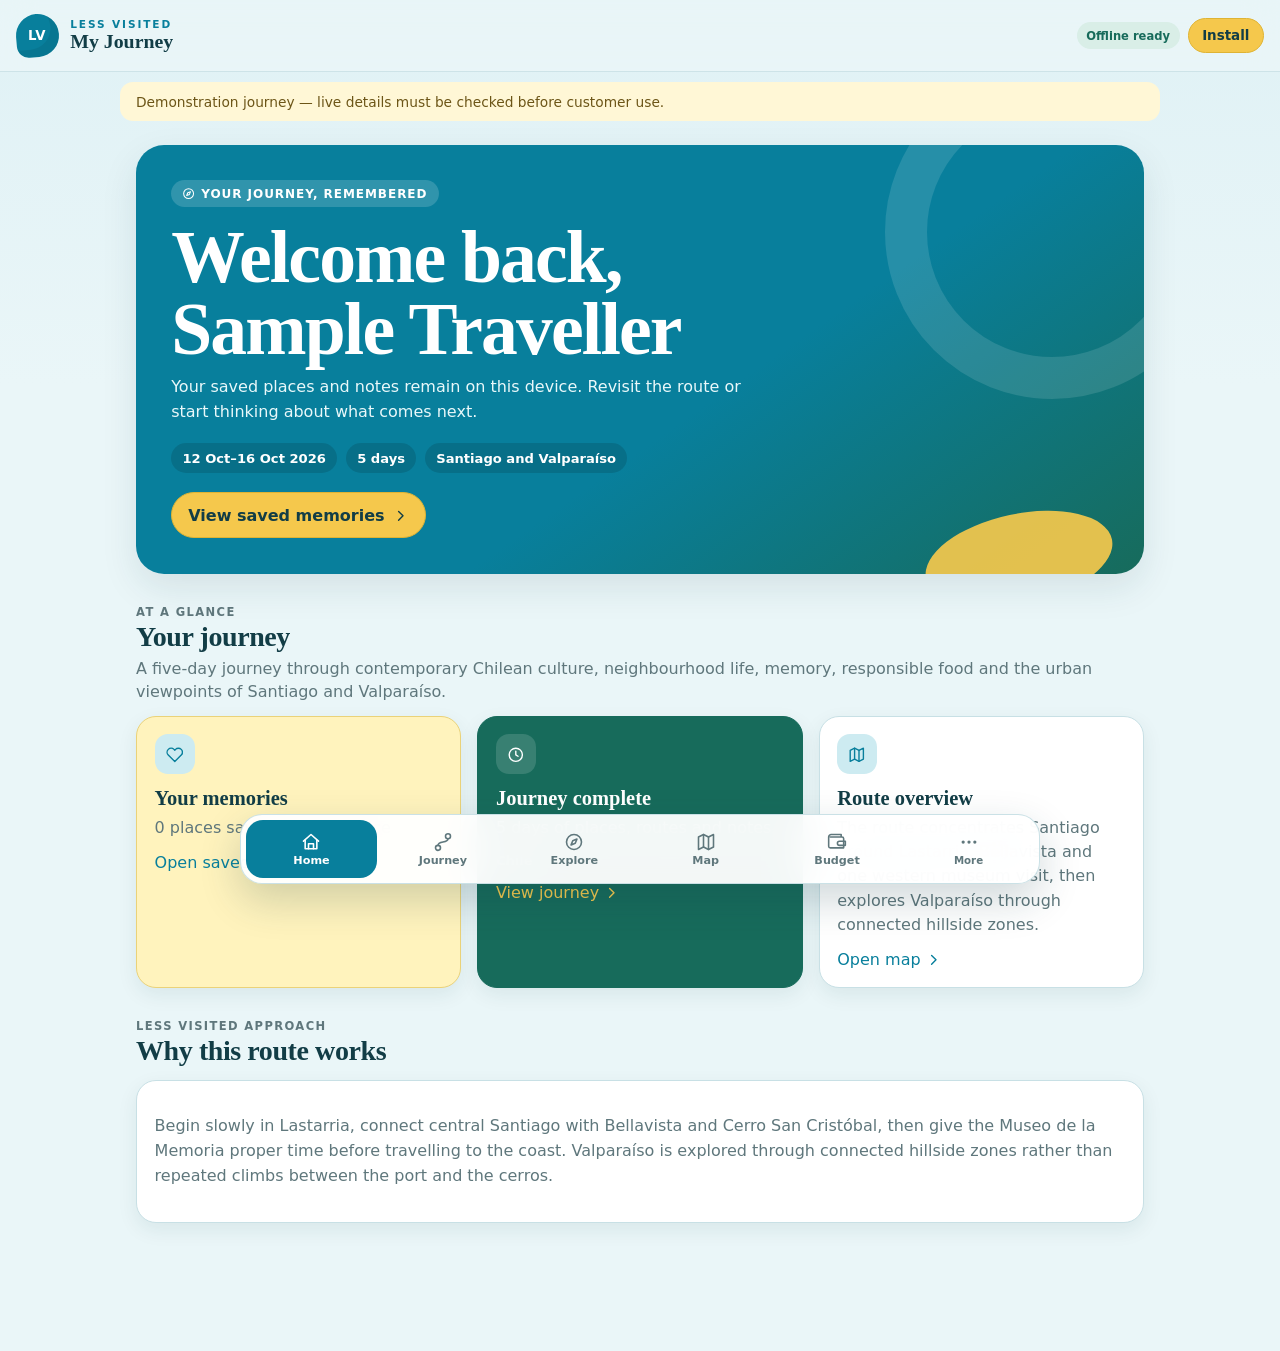
<file: index.html>
<!doctype html>
<html lang="en">
<head>
  <meta charset="utf-8" />
  <meta name="viewport" content="width=device-width, initial-scale=1, viewport-fit=cover" />
  <meta name="theme-color" content="#087f9c" />
  <meta name="description" content="Your private, offline-friendly Less Visited journey companion." />
  <link rel="manifest" href="./manifest.webmanifest" />
  <link rel="icon" href="./icons/icon-192.png" sizes="192x192" />
  <link rel="apple-touch-icon" href="./icons/icon-192.png" />
  <link rel="stylesheet" href="./styles.css?v=build" />
  <link rel="stylesheet" href="./product-v5.css?v=build" />
  <title>My Journey — Less Visited</title>
</head>
<body>
  <a class="skip-link" href="#main">Skip to content</a>

  <svg class="icon-sprite" aria-hidden="true">
    <symbol id="icon-home" viewBox="0 0 24 24"><path d="m3 11 9-8 9 8"/><path d="M5 10v10h14V10"/><path d="M9 20v-6h6v6"/></symbol>
    <symbol id="icon-route" viewBox="0 0 24 24"><circle cx="6" cy="19" r="3"/><circle cx="18" cy="5" r="3"/><path d="M6 16c0-6 12-2 12-8"/></symbol>
    <symbol id="icon-compass" viewBox="0 0 24 24"><circle cx="12" cy="12" r="9"/><path d="m15.5 8.5-2 5-5 2 2-5z"/></symbol>
    <symbol id="icon-map" viewBox="0 0 24 24"><path d="m3 6 6-3 6 3 6-3v15l-6 3-6-3-6 3z"/><path d="M9 3v15M15 6v15"/></symbol>
    <symbol id="icon-heart" viewBox="0 0 24 24"><path d="M20.8 4.6a5.5 5.5 0 0 0-7.8 0L12 5.7l-1.1-1.1a5.5 5.5 0 0 0-7.8 7.8L12 21l8.8-8.6a5.5 5.5 0 0 0 0-7.8z"/></symbol>
    <symbol id="icon-bag" viewBox="0 0 24 24"><path d="M6 8h12l1 13H5z"/><path d="M9 8V5a3 3 0 0 1 6 0v3"/></symbol>
    <symbol id="icon-clock" viewBox="0 0 24 24"><circle cx="12" cy="12" r="9"/><path d="M12 7v5l3 2"/></symbol>
    <symbol id="icon-pin" viewBox="0 0 24 24"><path d="M20 10c0 5-8 11-8 11S4 15 4 10a8 8 0 1 1 16 0z"/><circle cx="12" cy="10" r="2"/></symbol>
    <symbol id="icon-check" viewBox="0 0 24 24"><path d="m5 12 4 4L19 6"/></symbol>
    <symbol id="icon-external" viewBox="0 0 24 24"><path d="M14 4h6v6M20 4l-9 9"/><path d="M18 13v7H4V6h7"/></symbol>
    <symbol id="icon-chevron" viewBox="0 0 24 24"><path d="m9 18 6-6-6-6"/></symbol>
    <symbol id="icon-download" viewBox="0 0 24 24"><path d="M12 3v12m-5-5 5 5 5-5M5 21h14"/></symbol>
    <symbol id="icon-wallet" viewBox="0 0 24 24"><path d="M4 6h14a2 2 0 0 1 2 2v11H4a2 2 0 0 1-2-2V6a3 3 0 0 1 3-3h12v3"/><path d="M15 11h7v5h-7a2 2 0 0 1 0-5z"/></symbol>
    <symbol id="icon-more" viewBox="0 0 24 24"><circle cx="5" cy="12" r="1"/><circle cx="12" cy="12" r="1"/><circle cx="19" cy="12" r="1"/></symbol>
  </svg>

  <header class="app-header">
    <a class="brand-lockup" href="#home" aria-label="Less Visited My Journey home">
      <div class="brand-mark" aria-hidden="true"><span>LV</span></div>
      <div><p class="eyebrow">LESS VISITED</p><p class="product-name">My Journey</p></div>
    </a>
    <div class="header-actions">
      <span id="offline-pill" class="status-pill" hidden>Offline ready</span>
      <button id="install-button" class="button button--small button--yellow" type="button" hidden>Install</button>
    </div>
  </header>

  <div id="network-status" class="network-status" role="status" aria-live="polite"></div>
  <div id="demo-warning" class="demo-warning" hidden></div>

  <main id="main" class="app-main" tabindex="-1">
    <section id="view-home" class="view is-active" data-view="home" aria-labelledby="home-heading"></section>
    <section id="view-journey" class="view" data-view="journey" aria-labelledby="journey-heading"></section>
    <section id="view-explore" class="view" data-view="explore" aria-labelledby="explore-heading"></section>
    <section id="view-map" class="view" data-view="map" aria-labelledby="map-heading"></section>
    <section id="view-saved" class="view" data-view="saved" aria-labelledby="saved-heading"></section>
    <section id="view-budget" class="view" data-view="budget" aria-labelledby="budget-heading"></section>
    <section id="view-trip" class="view" data-view="trip" aria-labelledby="trip-heading"></section>
  </main>

  <nav class="bottom-nav" aria-label="Journey navigation">
    <button class="nav-item is-active" type="button" data-target="home" aria-current="page"><svg><use href="#icon-home"/></svg><span>Home</span></button>
    <button class="nav-item" type="button" data-target="journey"><svg><use href="#icon-route"/></svg><span>Journey</span></button>
    <button class="nav-item" type="button" data-target="explore"><svg><use href="#icon-compass"/></svg><span>Explore</span></button>
    <button class="nav-item" type="button" data-target="map"><svg><use href="#icon-map"/></svg><span>Map</span></button>
    <button class="nav-item nav-item--secondary" type="button" data-target="saved"><svg><use href="#icon-heart"/></svg><span>Saved</span></button>
    <button class="nav-item" type="button" data-target="budget"><svg><use href="#icon-wallet"/></svg><span>Budget</span></button>
    <button class="nav-item nav-item--secondary" type="button" data-target="trip"><svg><use href="#icon-bag"/></svg><span>Trip</span></button>
    <button class="nav-more" type="button"><svg><use href="#icon-more"/></svg><span>More</span></button>
  </nav>

  <template id="place-template">
    <article class="place-card">
      <div class="place-card__visual"><span class="place-card__initials"></span><span class="place-card__status"></span></div>
      <div class="place-card__content">
        <div class="place-card__topline"><span class="category-chip"></span><span class="place-card__location"></span></div>
        <h3 class="place-card__title"></h3>
        <p class="place-card__description"></p>
        <p class="place-card__note"></p>
        <div class="place-card__actions">
          <button class="icon-button save-button" type="button"></button>
          <a class="icon-button map-button" target="_blank" rel="noopener noreferrer"><svg><use href="#icon-pin"/></svg> Map</a>
        </div>
      </div>
    </article>
  </template>

  <script src="./bootstrap.js?v=build"></script>
  <script src="./journey-data-patch.js?v=build"></script>
  <script src="./journey-v4-patch.js?v=build"></script>
  <script src="./app.js?v=build" type="module"></script>
  <script src="./product-v5.js?v=build" type="module"></script>
</body>
</html>
</file>
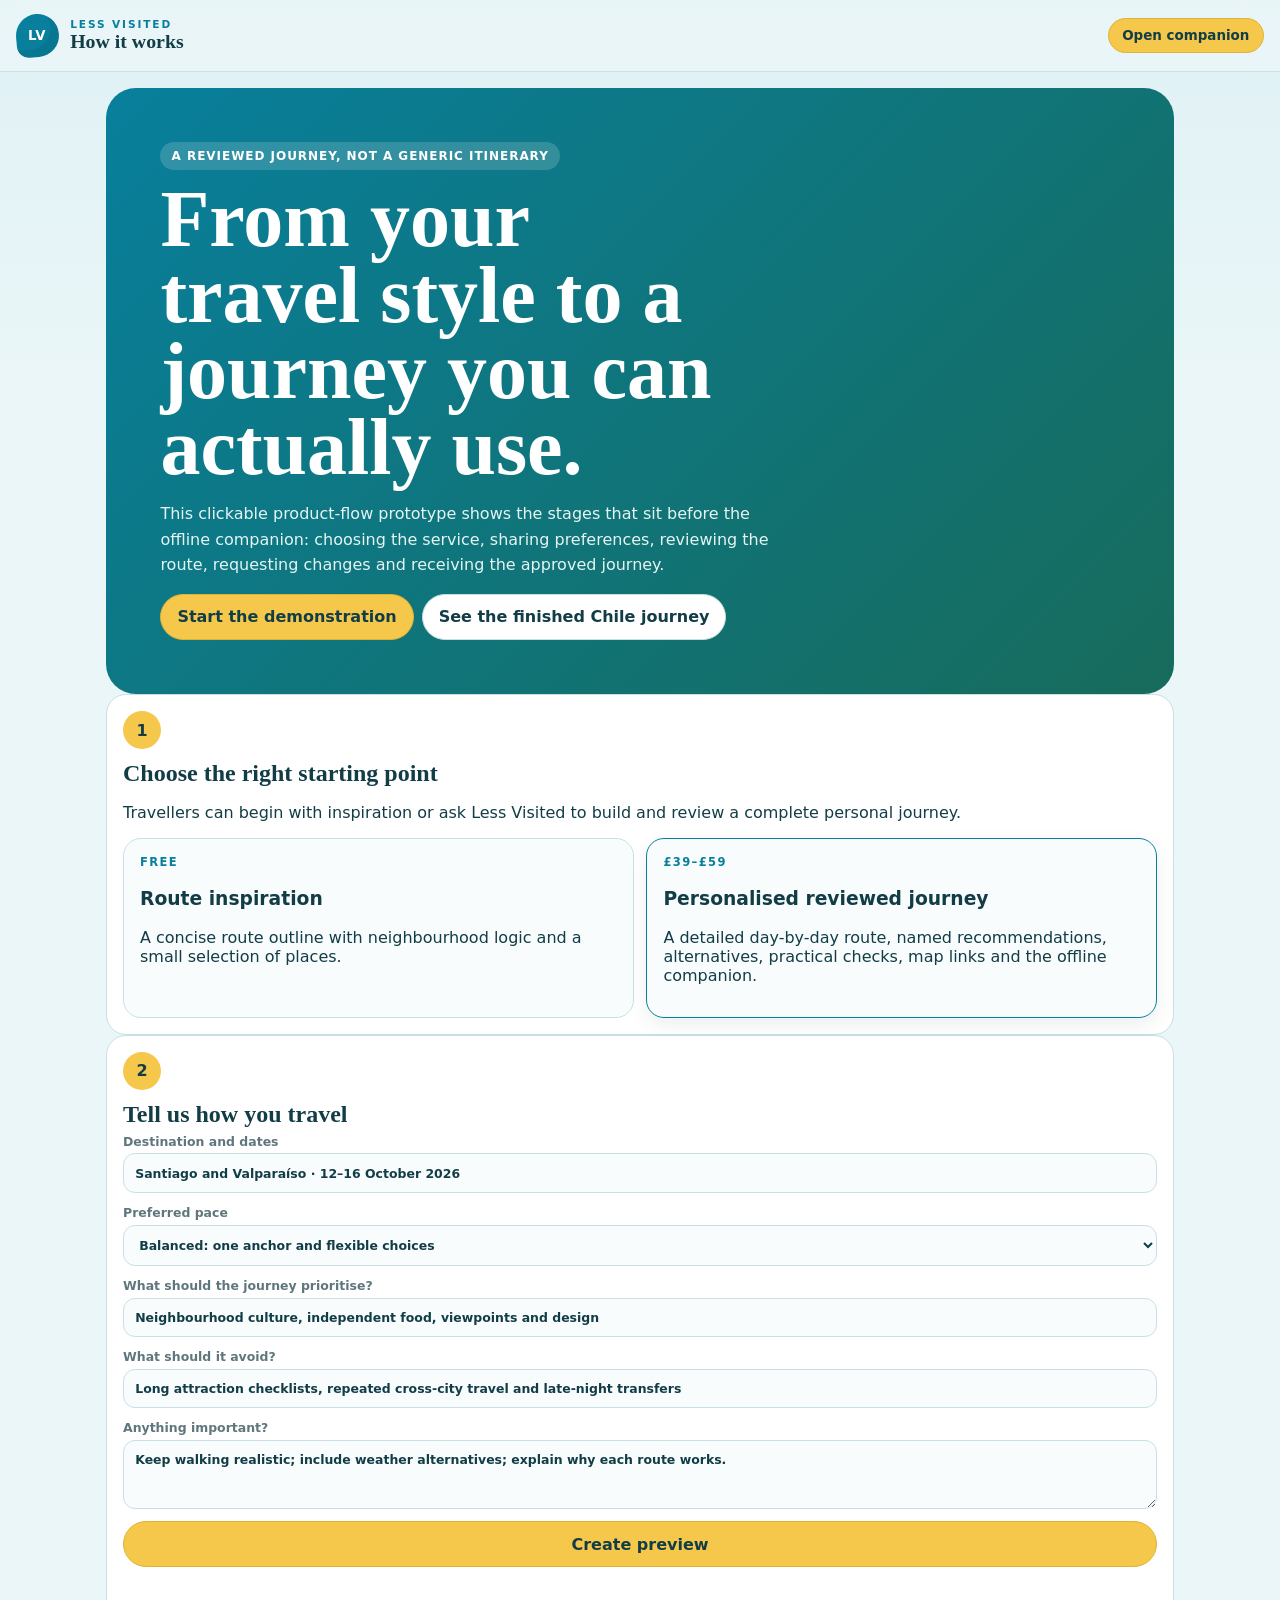
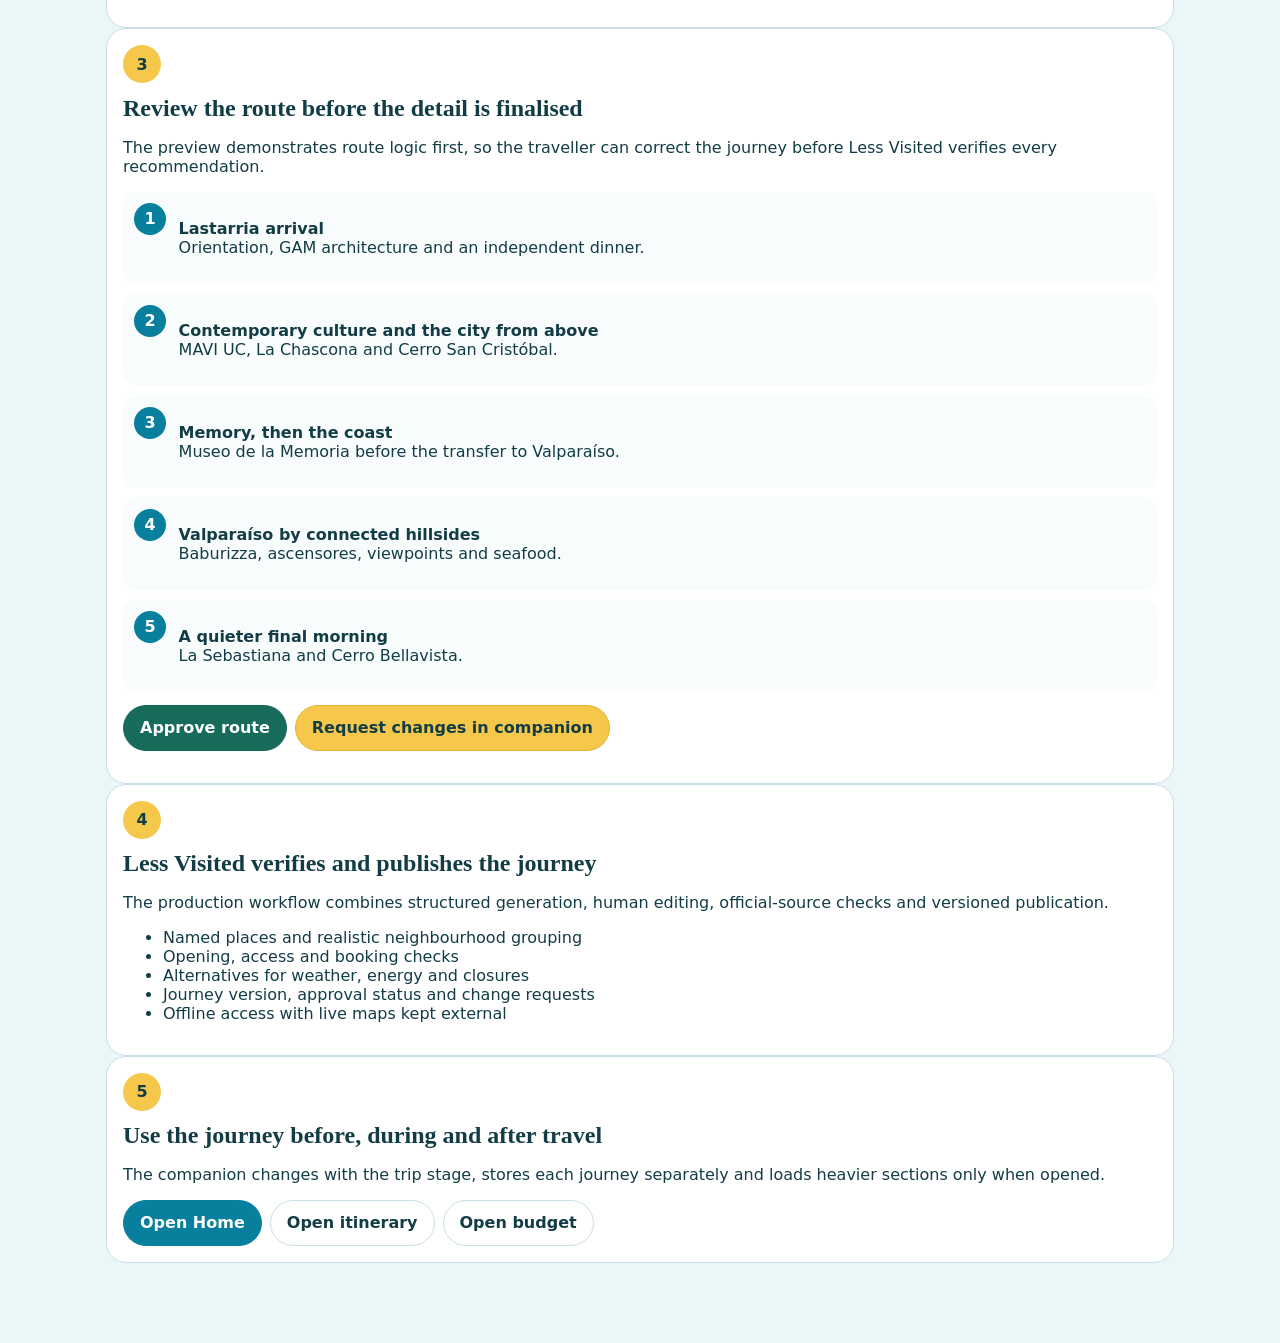
<file: flow.html>
<!doctype html>
<html lang="en">
<head>
  <meta charset="utf-8">
  <meta name="viewport" content="width=device-width, initial-scale=1">
  <meta name="theme-color" content="#087f9c">
  <meta name="description" content="Less Visited customer journey prototype: request, review, approve and use a personalised journey.">
  <link rel="stylesheet" href="./styles.css?v=build">
  <link rel="stylesheet" href="./product-v5.css?v=build">
  <title>How Less Visited Works</title>
</head>
<body>
  <header class="app-header">
    <a class="brand-lockup" href="./?trip=JRN-0001#home">
      <div class="brand-mark" aria-hidden="true"><span>LV</span></div>
      <div><p class="eyebrow">LESS VISITED</p><p class="product-name">How it works</p></div>
    </a>
    <a class="button button--small button--yellow" href="./?trip=JRN-0001#home">Open companion</a>
  </header>

  <main class="flow-page">
    <section class="flow-hero">
      <span class="stage-badge">A reviewed journey, not a generic itinerary</span>
      <h1>From your travel style to a journey you can actually use.</h1>
      <p>This clickable product-flow prototype shows the stages that sit before the offline companion: choosing the service, sharing preferences, reviewing the route, requesting changes and receiving the approved journey.</p>
      <div class="panel-actions"><a class="button button--yellow" href="#choose">Start the demonstration</a><a class="button" href="./?trip=JRN-0001#journey">See the finished Chile journey</a></div>
    </section>

    <section id="choose" class="flow-step"><span class="flow-step__number">1</span><h2>Choose the right starting point</h2><p>Travellers can begin with inspiration or ask Less Visited to build and review a complete personal journey.</p><div class="flow-choice-grid"><article class="flow-choice"><p class="section-label">Free</p><h3>Route inspiration</h3><p>A concise route outline with neighbourhood logic and a small selection of places.</p></article><article class="flow-choice flow-choice--featured"><p class="section-label">£39–£59</p><h3>Personalised reviewed journey</h3><p>A detailed day-by-day route, named recommendations, alternatives, practical checks, map links and the offline companion.</p></article></div></section>

    <section class="flow-step"><span class="flow-step__number">2</span><h2>Tell us how you travel</h2><form class="demo-intake" id="demo-intake"><label>Destination and dates<input value="Santiago and Valparaíso · 12–16 October 2026"></label><label>Preferred pace<select><option>Balanced: one anchor and flexible choices</option><option>Slow</option><option>Full</option></select></label><label>What should the journey prioritise?<input value="Neighbourhood culture, independent food, viewpoints and design"></label><label>What should it avoid?<input value="Long attraction checklists, repeated cross-city travel and late-night transfers"></label><label>Anything important?<textarea rows="3">Keep walking realistic; include weather alternatives; explain why each route works.</textarea></label><button class="button button--yellow" type="submit">Create preview</button><p id="intake-result" role="status"></p></form></section>

    <section class="flow-step" id="preview"><span class="flow-step__number">3</span><h2>Review the route before the detail is finalised</h2><p>The preview demonstrates route logic first, so the traveller can correct the journey before Less Visited verifies every recommendation.</p><div class="preview-route"><div><span>1</span><p><strong>Lastarria arrival</strong><br>Orientation, GAM architecture and an independent dinner.</p></div><div><span>2</span><p><strong>Contemporary culture and the city from above</strong><br>MAVI UC, La Chascona and Cerro San Cristóbal.</p></div><div><span>3</span><p><strong>Memory, then the coast</strong><br>Museo de la Memoria before the transfer to Valparaíso.</p></div><div><span>4</span><p><strong>Valparaíso by connected hillsides</strong><br>Baburizza, ascensores, viewpoints and seafood.</p></div><div><span>5</span><p><strong>A quieter final morning</strong><br>La Sebastiana and Cerro Bellavista.</p></div></div><div class="panel-actions"><button class="button button--green" type="button" id="demo-approve">Approve route</button><a class="button button--yellow" href="./?trip=JRN-0001#home">Request changes in companion</a></div><p id="approval-result" role="status"></p></section>

    <section class="flow-step"><span class="flow-step__number">4</span><h2>Less Visited verifies and publishes the journey</h2><p>The production workflow combines structured generation, human editing, official-source checks and versioned publication.</p><ul><li>Named places and realistic neighbourhood grouping</li><li>Opening, access and booking checks</li><li>Alternatives for weather, energy and closures</li><li>Journey version, approval status and change requests</li><li>Offline access with live maps kept external</li></ul></section>

    <section class="flow-step"><span class="flow-step__number">5</span><h2>Use the journey before, during and after travel</h2><p>The companion changes with the trip stage, stores each journey separately and loads heavier sections only when opened.</p><div class="panel-actions"><a class="button button--primary" href="./?trip=JRN-0001#home">Open Home</a><a class="button" href="./?trip=JRN-0001#journey">Open itinerary</a><a class="button" href="./?trip=JRN-0001#budget">Open budget</a></div></section>
  </main>

  <script>
    document.querySelector("#demo-intake").addEventListener("submit", (event) => { event.preventDefault(); document.querySelector("#intake-result").textContent = "Preview created for the prototype."; document.querySelector("#preview").scrollIntoView({ behavior: "smooth" }); });
    document.querySelector("#demo-approve").addEventListener("click", () => { localStorage.setItem("less-visited-approval:JRN-0001", JSON.stringify({ status: "approved", updatedAt: new Date().toISOString() })); document.querySelector("#approval-result").textContent = "Route approved on this device."; });
  </script>
</body>
</html>
</file>
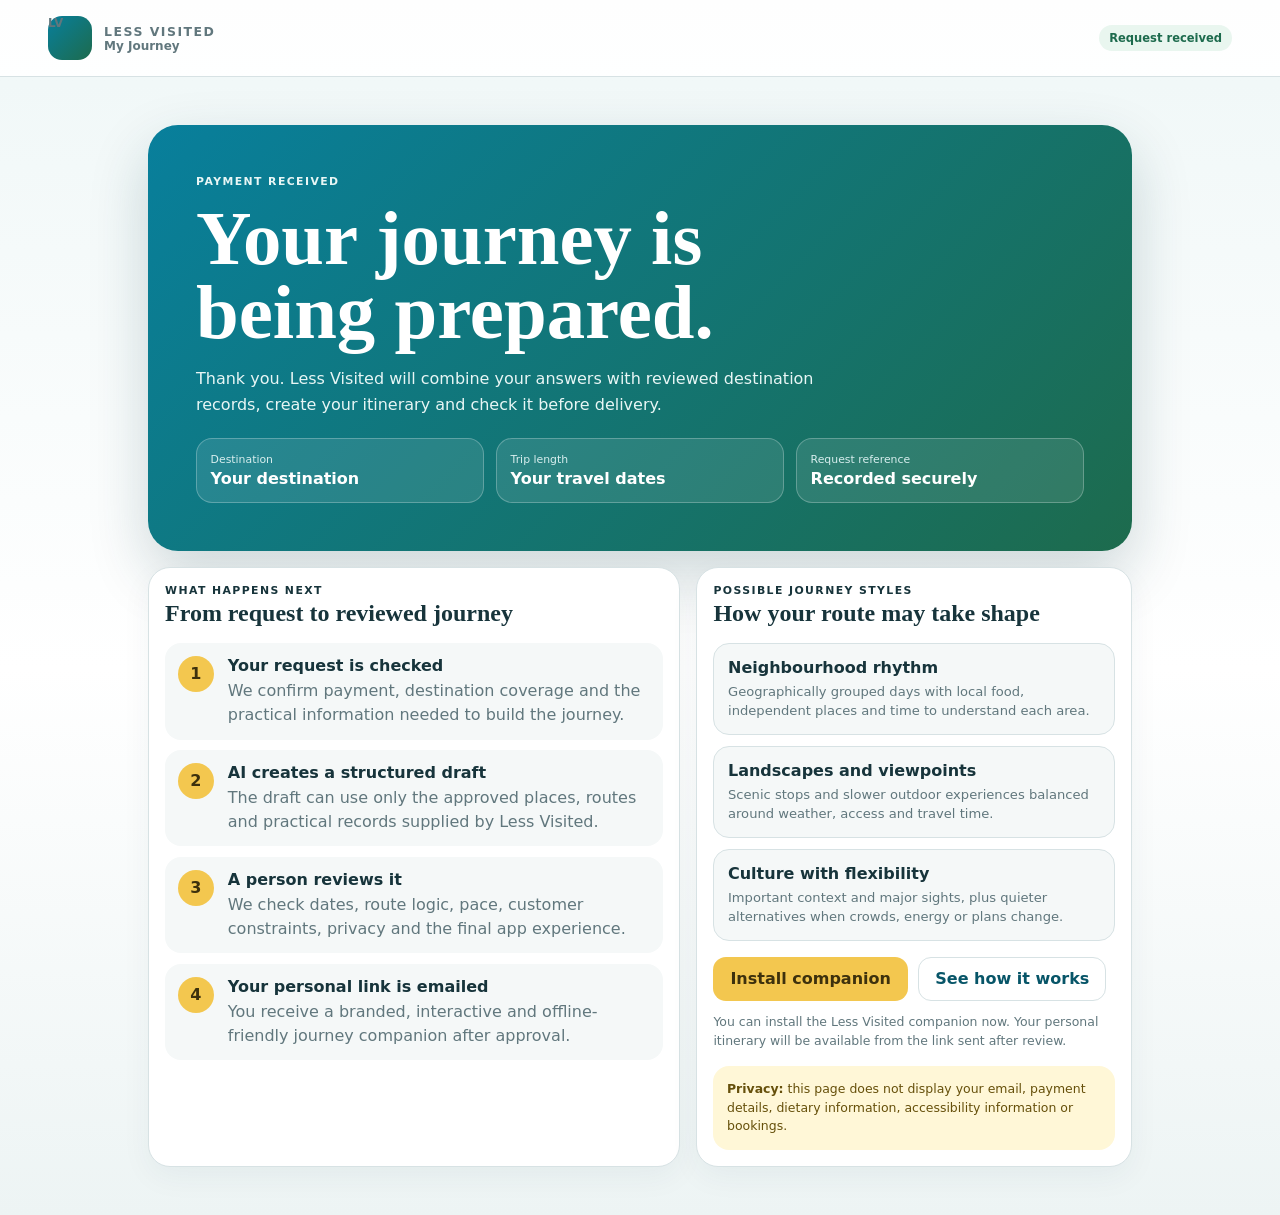
<file: starter.html>
<!doctype html>
<html lang="en">
<head>
  <meta charset="utf-8">
  <meta name="viewport" content="width=device-width, initial-scale=1">
  <meta name="theme-color" content="#087f9c">
  <meta name="robots" content="noindex,nofollow,noarchive">
  <title>Your journey is being prepared — Less Visited</title>
  <style>
    :root{--sea:#087f9c;--sea-dark:#075568;--sea-soft:#e7f5f8;--green:#1d6b4d;--green-soft:#e9f6ef;--yellow:#f3c74f;--yellow-soft:#fff7d7;--ink:#17343b;--muted:#61777d;--line:#d7e2e4;--surface:#f5f8f8;font-family:Inter,ui-sans-serif,system-ui,-apple-system,BlinkMacSystemFont,"Segoe UI",sans-serif;color:var(--ink);background:#edf4f4}*{box-sizing:border-box}body{margin:0;background:linear-gradient(180deg,#eff7f7,#fff 55%,#edf4f4)}a,button{font:inherit}.header{display:flex;align-items:center;justify-content:space-between;gap:1rem;padding:1rem clamp(1rem,5vw,3rem);background:rgba(255,255,255,.94);border-bottom:1px solid var(--line)}.brand{display:flex;align-items:center;gap:.75rem;text-decoration:none;color:var(--ink)}.mark{display:grid;place-items:center;width:44px;height:44px;border-radius:14px;background:linear-gradient(135deg,var(--sea),var(--green));color:#fff;font-weight:900}.brand strong,.brand span{display:block}.brand strong{font-size:.78rem;letter-spacing:.12em}.brand span{color:var(--muted);font-size:.75rem;font-weight:700}.status{padding:.38rem .62rem;border-radius:999px;background:var(--green-soft);color:var(--green);font-size:.72rem;font-weight:850}.main{width:min(1080px,100%);margin:0 auto;padding:clamp(1rem,5vw,3rem)}.hero{padding:clamp(1.3rem,5vw,3rem);border-radius:30px;background:linear-gradient(135deg,var(--sea),var(--green));color:#fff;box-shadow:0 24px 60px rgba(14,61,70,.2)}.eyebrow{margin:0;font-size:.68rem;font-weight:900;letter-spacing:.13em;text-transform:uppercase}.hero h1{max-width:14ch;margin:.7rem 0;font-family:Georgia,"Times New Roman",serif;font-size:clamp(2.4rem,7vw,4.8rem);line-height:.96}.hero p{max-width:65ch;color:#e8f6f5;line-height:1.65}.meta{display:grid;grid-template-columns:repeat(3,minmax(0,1fr));gap:.75rem;margin-top:1.25rem}.meta div{padding:.85rem;border:1px solid rgba(255,255,255,.25);border-radius:16px;background:rgba(255,255,255,.1)}.meta span,.meta strong{display:block}.meta span{font-size:.68rem;color:#d8eeee}.meta strong{margin-top:.2rem}.grid{display:grid;grid-template-columns:1.1fr .9fr;gap:1rem;margin-top:1rem}.panel{padding:1rem;border:1px solid var(--line);border-radius:22px;background:#fff;box-shadow:0 10px 30px rgba(14,61,70,.05)}.panel h2{margin:.2rem 0;font-family:Georgia,"Times New Roman",serif}.steps{display:grid;gap:.65rem;margin-top:1rem}.step{display:grid;grid-template-columns:38px 1fr;gap:.75rem;align-items:start;padding:.8rem;border-radius:16px;background:var(--surface)}.step b{display:grid;place-items:center;width:36px;height:36px;border-radius:50%;background:var(--yellow);color:#3d310d}.step p{margin:.25rem 0 0;color:var(--muted);line-height:1.5}.routes{display:grid;gap:.7rem;margin-top:1rem}.route{padding:.85rem;border:1px solid var(--line);border-radius:16px;background:var(--surface)}.route strong{display:block}.route p{margin:.35rem 0 0;color:var(--muted);font-size:.82rem;line-height:1.45}.actions{display:flex;flex-wrap:wrap;gap:.65rem;margin-top:1rem}.button{display:inline-flex;align-items:center;justify-content:center;min-height:44px;padding:.7rem 1rem;border:1px solid transparent;border-radius:13px;cursor:pointer;font-weight:850;text-decoration:none}.button--primary{background:var(--sea);color:#fff}.button--yellow{background:var(--yellow);color:#3d310d}.button--quiet{background:#fff;color:var(--sea-dark);border-color:var(--line)}.install-note{margin-top:.75rem;color:var(--muted);font-size:.78rem;line-height:1.5}.privacy{margin-top:1rem;padding:.85rem;border-radius:16px;background:var(--yellow-soft);color:#66500b;font-size:.78rem;line-height:1.5}@media(max-width:760px){.grid{grid-template-columns:1fr}.meta{grid-template-columns:1fr}.status{display:none}}
  </style>
</head>
<body>
  <header class="header">
    <a class="brand" href="./"><span class="mark">LV</span><span><strong>LESS VISITED</strong><span>My Journey</span></span></a>
    <span class="status">Request received</span>
  </header>
  <main class="main">
    <section class="hero">
      <p class="eyebrow">Payment received</p>
      <h1>Your journey is being prepared.</h1>
      <p>Thank you. Less Visited will combine your answers with reviewed destination records, create your itinerary and check it before delivery.</p>
      <div class="meta">
        <div><span>Destination</span><strong id="destination">Your destination</strong></div>
        <div><span>Trip length</span><strong id="trip-length">Your travel dates</strong></div>
        <div><span>Request reference</span><strong id="reference">Recorded securely</strong></div>
      </div>
    </section>

    <section class="grid">
      <div class="panel">
        <p class="eyebrow">What happens next</p>
        <h2>From request to reviewed journey</h2>
        <div class="steps">
          <div class="step"><b>1</b><div><strong>Your request is checked</strong><p>We confirm payment, destination coverage and the practical information needed to build the journey.</p></div></div>
          <div class="step"><b>2</b><div><strong>AI creates a structured draft</strong><p>The draft can use only the approved places, routes and practical records supplied by Less Visited.</p></div></div>
          <div class="step"><b>3</b><div><strong>A person reviews it</strong><p>We check dates, route logic, pace, customer constraints, privacy and the final app experience.</p></div></div>
          <div class="step"><b>4</b><div><strong>Your personal link is emailed</strong><p>You receive a branded, interactive and offline-friendly journey companion after approval.</p></div></div>
        </div>
      </div>

      <div class="panel">
        <p class="eyebrow">Possible journey styles</p>
        <h2>How your route may take shape</h2>
        <div class="routes" id="routes">
          <article class="route"><strong>Neighbourhood rhythm</strong><p>Geographically grouped days with local food, independent places and time to understand each area.</p></article>
          <article class="route"><strong>Landscapes and viewpoints</strong><p>Scenic stops and slower outdoor experiences balanced around weather, access and travel time.</p></article>
          <article class="route"><strong>Culture with flexibility</strong><p>Important context and major sights, plus quieter alternatives when crowds, energy or plans change.</p></article>
        </div>
        <div class="actions">
          <button id="install-button" class="button button--yellow" type="button">Install companion</button>
          <a class="button button--quiet" href="./flow.html">See how it works</a>
        </div>
        <p id="install-note" class="install-note">You can install the Less Visited companion now. Your personal itinerary will be available from the link sent after review.</p>
        <div class="privacy"><strong>Privacy:</strong> this page does not display your email, payment details, dietary information, accessibility information or bookings.</div>
      </div>
    </section>
  </main>
  <script>
    const params=new URLSearchParams(location.search);
    const clean=(value,fallback)=>String(value||"").replace(/[<>]/g,"").slice(0,120)||fallback;
    document.querySelector("#destination").textContent=clean(params.get("destination"),"Your destination");
    document.querySelector("#trip-length").textContent=clean(params.get("trip_length"),"Your travel dates");
    document.querySelector("#reference").textContent=clean(params.get("submission_id"),"Recorded securely");
    let installPrompt=null;
    const button=document.querySelector("#install-button");
    const note=document.querySelector("#install-note");
    window.addEventListener("beforeinstallprompt",event=>{event.preventDefault();installPrompt=event;button.hidden=false});
    button.addEventListener("click",async()=>{
      if(installPrompt){installPrompt.prompt();await installPrompt.userChoice;installPrompt=null;note.textContent="Installation requested. Open your final emailed journey link on this device after approval.";return}
      note.textContent="On iPhone or iPad, use Share → Add to Home Screen. On supported desktop or Android browsers, use the browser Install option.";
    });
  </script>
</body>
</html>
</file>
<file: styles.css>
:root {
  --sea: #087f9c;
  --sea-dark: #05647c;
  --sea-soft: #cdebf1;
  --green: #176b5b;
  --green-soft: #d9eee7;
  --yellow: #f5c84c;
  --yellow-soft: #fff3bd;
  --ink: #123d46;
  --muted: #5f777c;
  --page: #eaf6f8;
  --white: #ffffff;
  --surface: #f8fcfd;
  --line: #c8e0e5;
  --danger: #a54536;
  --shadow: 0 14px 36px rgba(18, 61, 70, .10);
  --shadow-small: 0 7px 20px rgba(18, 61, 70, .08);
  --radius: 20px;
  color-scheme: light;
  font-family: Inter, ui-sans-serif, system-ui, -apple-system, BlinkMacSystemFont, "Segoe UI", sans-serif;
}

* { box-sizing: border-box; }
html { background: var(--page); scroll-behavior: smooth; }
body { margin: 0; min-height: 100vh; background: linear-gradient(180deg, #dff1f5 0, var(--page) 24rem); color: var(--ink); }
button, textarea, input, select { font: inherit; }
button, a { -webkit-tap-highlight-color: transparent; }
a { color: inherit; }
svg { width: 1.1em; height: 1.1em; fill: none; stroke: currentColor; stroke-width: 1.9; stroke-linecap: round; stroke-linejoin: round; }
.icon-sprite { position: absolute; width: 0; height: 0; overflow: hidden; }

.skip-link { position: fixed; left: 1rem; top: -5rem; z-index: 100; padding: .75rem 1rem; background: var(--ink); color: #fff; border-radius: 10px; }
.skip-link:focus { top: 1rem; }

.app-header { position: sticky; top: 0; z-index: 20; display: flex; justify-content: space-between; align-items: center; min-height: 72px; padding: env(safe-area-inset-top) 1rem 0; background: rgba(234, 246, 248, .91); border-bottom: 1px solid rgba(200, 224, 229, .85); backdrop-filter: blur(16px); }
.brand-lockup { display: flex; align-items: center; gap: .7rem; text-decoration: none; }
.brand-mark { display: grid; place-items: center; width: 43px; height: 43px; border-radius: 50% 50% 50% 12px; background: var(--sea); color: #fff; box-shadow: inset -8px -8px 0 rgba(0,0,0,.07); transform: rotate(-5deg); }
.brand-mark span { transform: rotate(5deg); font-weight: 900; font-size: .83rem; letter-spacing: .05em; }
.eyebrow { margin: 0 0 .05rem; color: var(--sea); font-size: .66rem; letter-spacing: .18em; font-weight: 900; }
.product-name { margin: 0; color: var(--ink); font-family: Georgia, "Times New Roman", serif; font-size: 1.24rem; font-weight: 700; }
.header-actions { display: flex; align-items: center; gap: .5rem; }
.status-pill { padding: .38rem .6rem; border-radius: 999px; background: var(--green-soft); color: var(--green); font-size: .72rem; font-weight: 800; }

.button, .icon-button, .filter-chip { border: 1px solid var(--line); border-radius: 999px; background: var(--white); color: var(--ink); cursor: pointer; text-decoration: none; }
.button { display: inline-flex; align-items: center; justify-content: center; gap: .45rem; padding: .78rem 1rem; font-weight: 800; }
.button--small { padding: .58rem .85rem; font-size: .84rem; }
.button--primary { background: var(--sea); color: #fff; border-color: var(--sea); }
.button--green { background: var(--green); color: #fff; border-color: var(--green); }
.button--yellow { background: var(--yellow); color: var(--ink); border-color: #dfb333; }
.button--danger { color: var(--danger); }
.button:focus-visible, .icon-button:focus-visible, .filter-chip:focus-visible, .nav-item:focus-visible, textarea:focus-visible, input:focus-visible, select:focus-visible, summary:focus-visible { outline: 3px solid rgba(245, 200, 76, .8); outline-offset: 2px; }

.network-status, .demo-warning { display: none; max-width: 1040px; margin: .65rem auto 0; padding: .7rem 1rem; border-radius: 13px; font-size: .86rem; }
.network-status.is-visible { display: block; background: var(--yellow-soft); color: #72570d; }
.demo-warning { background: #fff7d6; color: #6c5517; }
.demo-warning:not([hidden]) { display: block; }

.app-main { width: min(100%, 1040px); margin: 0 auto; padding: 1rem 1rem calc(7rem + env(safe-area-inset-bottom)); }
.view { display: none; }
.view.is-active { display: block; animation: appear .2s ease-out; }
@keyframes appear { from { opacity: .4; transform: translateY(4px); } }

.trip-hero { position: relative; overflow: hidden; min-height: 330px; padding: 1.5rem; border-radius: 28px; background: linear-gradient(145deg, var(--sea) 0 58%, var(--green) 100%); color: #fff; box-shadow: var(--shadow); }
.trip-hero::after { content: ""; position: absolute; width: 250px; height: 250px; right: -75px; top: -80px; border: 42px solid rgba(255,255,255,.12); border-radius: 50%; }
.trip-hero::before { content: ""; position: absolute; width: 190px; height: 90px; right: 30px; bottom: -30px; border-radius: 50%; background: var(--yellow); opacity: .92; transform: rotate(-12deg); }
.trip-hero__content { position: relative; z-index: 2; max-width: 660px; }
.stage-badge { display: inline-flex; align-items: center; gap: .35rem; padding: .42rem .7rem; border-radius: 999px; background: rgba(255,255,255,.16); font-size: .75rem; font-weight: 850; text-transform: uppercase; letter-spacing: .08em; }
.trip-hero h1 { margin: .85rem 0 .55rem; font-family: Georgia, "Times New Roman", serif; font-size: clamp(2.35rem, 8vw, 4.6rem); line-height: .98; letter-spacing: -.025em; }
.trip-hero__summary { max-width: 58ch; margin: 0; color: #e9f8fa; font-size: 1rem; line-height: 1.58; }
.hero-meta { display: flex; flex-wrap: wrap; gap: .55rem; margin-top: 1.15rem; }
.hero-meta span { padding: .48rem .7rem; border-radius: 999px; background: rgba(0,0,0,.13); font-size: .82rem; font-weight: 700; }
.hero-action { margin-top: 1.2rem; }

.section-heading { display: flex; align-items: end; justify-content: space-between; gap: 1rem; margin: 1.65rem 0 .8rem; }
.section-heading h2 { margin: 0; font-family: Georgia, "Times New Roman", serif; font-size: 1.75rem; letter-spacing: -.015em; }
.section-heading p { margin: .25rem 0 0; color: var(--muted); line-height: 1.45; }
.section-label { margin: 0 0 .35rem; color: var(--sea); font-size: .72rem; font-weight: 900; letter-spacing: .12em; text-transform: uppercase; }

.dashboard-grid, .summary-grid, .place-grid, .trip-grid { display: grid; gap: 1rem; }
.dashboard-card, .panel, .place-card, .day-card, .map-card { background: var(--white); border: 1px solid var(--line); border-radius: var(--radius); box-shadow: var(--shadow-small); }
.dashboard-card { padding: 1.1rem; }
.dashboard-card--yellow { background: var(--yellow-soft); border-color: #ead279; }
.dashboard-card--green { background: var(--green); color: #fff; border-color: var(--green); }
.dashboard-card__icon { display: grid; place-items: center; width: 40px; height: 40px; margin-bottom: .8rem; border-radius: 13px; background: var(--sea-soft); color: var(--sea); }
.dashboard-card--green .dashboard-card__icon { background: rgba(255,255,255,.14); color: #fff; }
.dashboard-card h3 { margin: 0 0 .35rem; font-family: Georgia, "Times New Roman", serif; font-size: 1.28rem; }
.dashboard-card p { margin: 0; color: var(--muted); line-height: 1.52; }
.dashboard-card--green p { color: #e1f2ed; }
.dashboard-card__meta { margin-top: .65rem !important; font-size: .82rem; font-weight: 750; }
.card-link { display: inline-flex; align-items: center; gap: .25rem; margin-top: .8rem; color: var(--sea); font-size: .87rem; font-weight: 850; text-decoration: none; }
.button-link { padding: 0; border: 0; background: none; cursor: pointer; font: inherit; }
.dashboard-card--green .card-link { color: var(--yellow); }

.progress { height: 8px; margin-top: .9rem; overflow: hidden; border-radius: 999px; background: rgba(18,61,70,.11); }
.progress span { display: block; height: 100%; border-radius: inherit; background: var(--yellow); }

.day-card { overflow: hidden; margin-bottom: 1rem; }
.day-card__header { display: flex; align-items: start; justify-content: space-between; gap: 1rem; padding: 1.05rem 1.1rem; background: linear-gradient(100deg, var(--sea-soft), #effafb); cursor: pointer; list-style: none; }
.day-card__header::-webkit-details-marker { display: none; }
.day-card__header h3 { margin: .15rem 0 0; font-family: Georgia, "Times New Roman", serif; font-size: 1.45rem; }
.day-card__header p { margin: 0; color: var(--sea-dark); font-size: .77rem; font-weight: 850; text-transform: uppercase; letter-spacing: .07em; }
.day-card__header svg { flex: 0 0 auto; margin-top: .45rem; transition: transform .2s; }
.day-card[open] .day-card__header svg { transform: rotate(90deg); }
.route-note { display: flex; gap: .75rem; padding: .85rem 1rem; background: var(--green-soft); color: var(--green); font-size: .87rem; line-height: 1.45; }
.route-note svg { flex: 0 0 auto; margin-top: .15rem; }
.timeline { padding: .3rem 1rem .9rem; }
.timeline-item { position: relative; display: grid; grid-template-columns: 68px 1fr; gap: .7rem; padding: 1rem 0; border-bottom: 1px solid var(--line); }
.timeline-item:last-child { border-bottom: 0; }
.timeline-item__time { color: var(--sea); font-weight: 900; }
.timeline-item__content h4 { margin: .3rem 0 .25rem; font-family: Georgia, "Times New Roman", serif; font-size: 1.15rem; }
.timeline-item__content p { margin: 0; color: var(--muted); line-height: 1.5; }
.type-badge, .category-chip { display: inline-flex; align-items: center; width: fit-content; padding: .3rem .55rem; border-radius: 999px; font-size: .7rem; font-weight: 850; text-transform: capitalize; }
.type-fixed { background: #fde2dc; color: #8c3d2f; }
.type-suggested { background: var(--sea-soft); color: var(--sea-dark); }
.type-optional { background: var(--yellow-soft); color: #72570d; }
.type-food { background: #f9e1c8; color: #8b4f18; }
.type-task { background: var(--green-soft); color: var(--green); }
.activity-facts { display: flex; flex-wrap: wrap; gap: .4rem .8rem; margin-top: .55rem; color: var(--ink); font-size: .79rem; }
.activity-actions, .place-card__actions, .panel-actions { display: flex; flex-wrap: wrap; gap: .5rem; margin-top: .8rem; }
.icon-button { display: inline-flex; align-items: center; justify-content: center; gap: .32rem; min-height: 40px; padding: .5rem .72rem; font-weight: 800; font-size: .83rem; }
.icon-button.is-active { background: var(--green); color: #fff; border-color: var(--green); }
.alternative-box { margin-top: .75rem; padding: .75rem; border-left: 4px solid var(--yellow); border-radius: 0 12px 12px 0; background: #fff9df; }
.alternative-box strong { display: block; margin-bottom: .2rem; }
.alternative-box p { font-size: .87rem; }

.filter-bar { display: flex; gap: .45rem; margin: .8rem -1rem 1rem; padding: 0 1rem .25rem; overflow-x: auto; scrollbar-width: none; }
.filter-bar::-webkit-scrollbar { display: none; }
.filter-chip { flex: 0 0 auto; padding: .57rem .78rem; color: var(--muted); font-size: .8rem; font-weight: 800; }
.filter-chip.is-active { background: var(--sea); color: #fff; border-color: var(--sea); }
.explore-summary { color: var(--muted); font-size: .86rem; }
.place-grid { grid-template-columns: repeat(auto-fit, minmax(250px, 1fr)); }
.place-card { overflow: hidden; }
.place-card__visual { position: relative; display: grid; place-items: center; min-height: 118px; background: linear-gradient(135deg, var(--sea), var(--green)); color: rgba(255,255,255,.95); }
.place-card:nth-child(3n+2) .place-card__visual { background: linear-gradient(135deg, var(--green), #59a889); }
.place-card:nth-child(3n+3) .place-card__visual { background: linear-gradient(135deg, #e0ae2e, var(--yellow)); color: var(--ink); }
.place-card__initials { font-family: Georgia, "Times New Roman", serif; font-size: 2.1rem; font-weight: 700; letter-spacing: .05em; }
.place-card__status { position: absolute; right: .65rem; top: .65rem; padding: .32rem .5rem; border-radius: 999px; background: rgba(255,255,255,.9); color: var(--green); font-size: .66rem; font-weight: 900; }
.place-card__content { padding: 1rem; }
.place-card__topline { display: flex; justify-content: space-between; align-items: center; gap: .5rem; }
.category-chip { background: var(--sea-soft); color: var(--sea-dark); }
.place-card__location { color: var(--muted); font-size: .72rem; }
.place-card h3 { margin: .55rem 0 .35rem; font-family: Georgia, "Times New Roman", serif; font-size: 1.3rem; }
.place-card__description { margin: 0; color: var(--muted); line-height: 1.5; }
.place-card__note { margin: .65rem 0 0; padding-top: .65rem; border-top: 1px solid var(--line); color: var(--ink); font-size: .83rem; line-height: 1.45; }

.map-card { overflow: hidden; }
.map-preview { position: relative; min-height: 300px; overflow: hidden; background: #d8eef2; }
.map-preview::before, .map-preview::after { content: ""; position: absolute; inset: -10%; background: repeating-linear-gradient(112deg, transparent 0 48px, rgba(255,255,255,.7) 49px 56px, transparent 57px 105px); transform: rotate(-7deg); }
.map-preview::after { background: repeating-linear-gradient(28deg, transparent 0 70px, rgba(23,107,91,.09) 71px 112px); transform: rotate(5deg); }
.map-route { position: absolute; z-index: 2; left: 18%; top: 19%; width: 62%; height: 60%; border: 5px dashed var(--sea); border-left-color: transparent; border-bottom-color: var(--green); border-radius: 45% 55% 40% 60%; transform: rotate(-8deg); }
.map-pin { position: absolute; z-index: 3; display: grid; place-items: center; width: 34px; height: 34px; border: 4px solid #fff; border-radius: 50% 50% 50% 8px; background: var(--yellow); color: var(--ink); box-shadow: var(--shadow-small); transform: rotate(-45deg); font-weight: 900; }
.map-pin span { transform: rotate(45deg); font-size: .75rem; }
.map-pin--1 { left: 20%; top: 22%; }.map-pin--2 { left: 48%; top: 45%; }.map-pin--3 { right: 18%; bottom: 18%; }
.map-card__body { padding: 1.1rem; }
.map-card__body h3 { margin: 0; font-family: Georgia, "Times New Roman", serif; font-size: 1.45rem; }
.map-card__body p { color: var(--muted); line-height: 1.5; }
.stop-list { display: grid; gap: .6rem; margin-top: 1rem; }
.stop { display: grid; grid-template-columns: 34px 1fr auto; align-items: center; gap: .65rem; padding: .65rem; border-radius: 14px; background: var(--surface); }
.stop__number { display: grid; place-items: center; width: 32px; height: 32px; border-radius: 50%; background: var(--sea); color: #fff; font-weight: 900; }
.stop strong, .stop span { display: block; }.stop span { color: var(--muted); font-size: .78rem; }

.panel { padding: 1.1rem; margin-bottom: 1rem; }
.panel h3 { margin: 0 0 .55rem; font-family: Georgia, "Times New Roman", serif; font-size: 1.3rem; }
.panel p, .panel li { color: var(--muted); line-height: 1.55; }
.panel ul { padding-left: 1.2rem; }
.panel--emergency { border-left: 5px solid #e27d68; }
.key-list { display: grid; gap: .65rem; margin: 0; }
.key-list div { display: grid; grid-template-columns: minmax(95px, .55fr) 1fr; gap: .7rem; padding-bottom: .6rem; border-bottom: 1px solid var(--line); }
.key-list div:last-child { padding-bottom: 0; border-bottom: 0; }
.key-list dt { color: var(--muted); font-size: .78rem; }.key-list dd { margin: 0; font-weight: 750; }
.check-list { display: grid; gap: .55rem; }
.check-item { display: flex; align-items: start; gap: .65rem; padding: .65rem; border-radius: 12px; background: var(--surface); cursor: pointer; }
.check-item input { margin-top: .2rem; accent-color: var(--green); }
.check-item.is-complete span { text-decoration: line-through; color: var(--muted); }
.notes-area { width: 100%; min-height: 120px; padding: .8rem; border: 1px solid var(--line); border-radius: 14px; background: var(--surface); color: var(--ink); resize: vertical; }
.budget-row { display: grid; grid-template-columns: 1fr auto; gap: .6rem; padding: .55rem 0; border-bottom: 1px solid var(--line); }
.budget-row:last-child { border-bottom: 0; }.budget-total { font-weight: 900; color: var(--green); }
.empty-state { padding: 2.2rem 1rem; text-align: center; border: 1px dashed #9ec5ce; border-radius: var(--radius); color: var(--muted); background: rgba(255,255,255,.45); }

.sr-only { position: absolute; width: 1px; height: 1px; padding: 0; margin: -1px; overflow: hidden; clip: rect(0,0,0,0); white-space: nowrap; border: 0; }
.budget-hero { display: grid; gap: 1rem; padding: 1.25rem; border-radius: 24px; background: linear-gradient(135deg, var(--green), var(--sea)); color: #fff; box-shadow: var(--shadow); }
.budget-hero h3 { margin: .35rem 0 0; font-family: Georgia, "Times New Roman", serif; font-size: clamp(2rem, 7vw, 3.7rem); line-height: 1; }
.budget-hero p { margin: .35rem 0 0; color: #e2f4f0; }
.budget-status--watch { background: linear-gradient(135deg, #8b6510, var(--sea)); }.budget-status--over { background: linear-gradient(135deg, var(--danger), #7d493d); }
.budget-hero__stats { display: grid; grid-template-columns: repeat(3, 1fr); gap: .45rem; }
.budget-hero__stats div { padding: .75rem; border-radius: 15px; background: rgba(255,255,255,.13); }
.budget-hero__stats strong, .budget-hero__stats span { display: block; }.budget-hero__stats strong { font-size: .93rem; }.budget-hero__stats span { margin-top: .2rem; color: #def1ed; font-size: .68rem; }
.budget-tabs { display: flex; gap: .45rem; margin: 1rem 0; overflow-x: auto; scrollbar-width: none; }.budget-tabs::-webkit-scrollbar { display: none; }
.budget-tabs .filter-chip { flex: 1 0 auto; }
#expense-form { display: grid; grid-template-columns: 1fr auto; gap: .55rem; }
.budget-entry, .form-grid input, .form-grid select { width: 100%; min-height: 46px; padding: .7rem .78rem; border: 1px solid var(--line); border-radius: 13px; background: var(--surface); color: var(--ink); }
.budget-entry { font-size: 1rem; }.input-hint { margin: .65rem 0 0; font-size: .8rem; }
.expense-confirm-card { margin-top: 1rem; padding: 1rem; border: 1px solid #e4c755; border-radius: 17px; background: var(--yellow-soft); }
.confirm-amount { margin: .25rem 0 1rem; color: var(--green); font-family: Georgia, "Times New Roman", serif; font-size: 2rem; font-weight: 800; }.confirm-amount small { display: block; margin-top: .15rem; color: var(--muted); font: 700 .8rem Inter, sans-serif; }
.form-grid { display: grid; gap: .75rem; }.form-grid label { display: grid; gap: .3rem; color: var(--muted); font-size: .75rem; font-weight: 800; }
.panel-title-row { display: flex; align-items: center; justify-content: space-between; gap: .75rem; }.panel-title-row h3 { margin: 0; }
.expense-row { display: grid; grid-template-columns: 40px 1fr auto; align-items: center; gap: .65rem; width: 100%; padding: .75rem 0; border: 0; border-bottom: 1px solid var(--line); background: transparent; color: var(--ink); text-align: left; cursor: pointer; }
.expense-row:last-child { border-bottom: 0; }.expense-row__icon { display: grid; place-items: center; width: 38px; height: 38px; border-radius: 12px; background: var(--sea-soft); font-size: 1.15rem; }
.expense-row strong, .expense-row small { display: block; }.expense-row small { margin-top: .18rem; color: var(--muted); font-size: .7rem; }.expense-row > span:last-child { text-align: right; }
.budget-filter-bar { margin-left: 0; margin-right: 0; padding-left: 0; }.ledger-group { padding: .6rem 0 1rem; border-bottom: 1px solid var(--line); }.ledger-group:last-child { border-bottom: 0; }
.export-nudge { border-color: #e2c34b; background: var(--yellow-soft); }
.spend-chart { display: flex; align-items: end; gap: .35rem; min-height: 210px; padding-top: 1rem; overflow-x: auto; }
.spend-bar { display: grid; grid-template-rows: 160px auto; align-items: end; flex: 1 0 34px; min-width: 34px; text-align: center; }.spend-bar span { display: block; min-height: 4px; border-radius: 8px 8px 3px 3px; background: linear-gradient(180deg, var(--yellow), var(--sea)); }.spend-bar small { margin-top: .35rem; color: var(--muted); font-size: .59rem; }
.breakdown-row { position: relative; display: grid; grid-template-columns: 1fr auto; gap: .45rem; padding: .7rem 0 .85rem; border-bottom: 1px solid var(--line); overflow: hidden; }.breakdown-row div strong, .breakdown-row div small { display: block; }.breakdown-row small { margin-top: .15rem; color: var(--muted); }.breakdown-row > span { position: absolute; left: 0; bottom: 0; height: 4px; border-radius: 999px; background: var(--sea); }
.metric-big, .budget-dashboard-total strong { display: block; color: var(--green); font-family: Georgia, "Times New Roman", serif; font-size: 2.2rem; font-weight: 800; }.budget-dashboard-total span { display: block; margin: .25rem 0 .7rem; color: var(--muted); }
.trip-budget-card details { margin-top: .75rem; }.trip-budget-card summary { color: var(--sea); cursor: pointer; font-weight: 800; }

html[data-theme="dark"] { --ink: #e8f6f7; --muted: #aac4c8; --page: #0b2b32; --white: #123d46; --surface: #173f47; --line: #2d5961; --sea-soft: #164c58; --green-soft: #164a40; --yellow-soft: #534718; color-scheme: dark; }
html[data-theme="dark"] body { background: linear-gradient(180deg, #09242a 0, var(--page) 24rem); }
html[data-theme="dark"] .app-header { background: rgba(11,43,50,.92); }
html[data-theme="dark"] .bottom-nav { background: rgba(18,61,70,.96); border-color: var(--line); }
html[data-theme="dark"] .dashboard-card--green, html[data-theme="dark"] .budget-hero { color: #fff; }

.bottom-nav { position: fixed; z-index: 30; left: 50%; bottom: max(.55rem, env(safe-area-inset-bottom)); transform: translateX(-50%); display: grid; grid-template-columns: repeat(7, 1fr); width: min(calc(100% - .7rem), 800px); padding: .3rem; border: 1px solid rgba(200,224,229,.95); border-radius: 22px; background: rgba(255,255,255,.95); box-shadow: 0 16px 42px rgba(18,61,70,.2); backdrop-filter: blur(18px); }
.nav-item { display: grid; justify-items: center; align-content: center; gap: .14rem; min-height: 58px; padding: .35rem .08rem; border: 0; border-radius: 17px; background: transparent; color: var(--muted); cursor: pointer; font-size: .64rem; font-weight: 800; }
.nav-item svg { width: 1.25rem; height: 1.25rem; }
.nav-item.is-active { background: var(--sea); color: #fff; }

@media (min-width: 720px) {
  .app-main { padding-top: 1.5rem; }
  .trip-hero { padding: 2.2rem; }
  .dashboard-grid { grid-template-columns: repeat(3, 1fr); }
  .summary-grid { grid-template-columns: 1.4fr .6fr; }
  .trip-grid { grid-template-columns: repeat(2, minmax(0, 1fr)); }
  .form-grid { grid-template-columns: repeat(2, minmax(0, 1fr)); }
  .budget-hero { grid-template-columns: 1fr 1fr; align-items: end; }
  .trip-grid .panel { margin-bottom: 0; }
  .map-card { display: grid; grid-template-columns: 1.15fr .85fr; }
  .map-preview { min-height: 480px; }
  .bottom-nav { bottom: 1rem; }
  .nav-item { font-size: .7rem; }
}

@media (max-width: 430px) {
  .status-pill { display: none; }
  .trip-hero { min-height: 350px; }
  .timeline-item { grid-template-columns: 52px 1fr; }
  .nav-item span { font-size: .53rem; }
  .nav-item svg { width: 1.08rem; height: 1.08rem; }
  #expense-form { grid-template-columns: 1fr; }
  .budget-hero__stats { grid-template-columns: 1fr 1fr 1fr; }
}

@media (prefers-reduced-motion: reduce) { *, *::before, *::after { scroll-behavior: auto !important; animation: none !important; transition: none !important; } }
</file>
<file: product-v5.css>
.product-flow-link{color:var(--sea-dark);font-size:.78rem;font-weight:850;text-decoration:none}.journey-status-card{margin-top:1rem;border-color:#b5d9df;background:linear-gradient(135deg,#fff 0 70%,var(--sea-soft))}.status-card__top,.dialog-heading{display:flex;align-items:flex-start;justify-content:space-between;gap:1rem}.status-card__top h2,.dialog-heading h2{margin:0;font-family:Georgia,"Times New Roman",serif}.review-badge,.verified-chip{display:inline-flex;align-items:center;padding:.35rem .55rem;border-radius:999px;background:var(--sea-soft);color:var(--sea-dark);font-size:.68rem;font-weight:900}.review-badge--approved{background:var(--green-soft);color:var(--green)}.review-badge--changes_requested{background:#fde2dc;color:#8c3d2f}.status-meta-grid{display:grid;grid-template-columns:repeat(2,minmax(0,1fr));gap:.65rem;margin:1rem 0}.status-meta-grid div{padding:.7rem;border:1px solid var(--line);border-radius:14px;background:rgba(255,255,255,.72)}.status-meta-grid span,.status-meta-grid strong{display:block}.status-meta-grid span{color:var(--muted);font-size:.7rem}.status-meta-grid strong{margin-top:.2rem}.status-card__note{color:var(--muted)}.why-selected{margin-top:.75rem;padding:.75rem;border-radius:14px;background:var(--sea-soft)}.why-selected strong{display:block;color:var(--sea-dark)}.why-selected p{margin-top:.25rem}.verification-box{margin-top:.75rem;border:1px solid #b8d8cd;border-radius:14px;background:#f3fbf8}.verification-box summary{display:flex;justify-content:space-between;gap:.75rem;padding:.7rem;color:var(--green);cursor:pointer;font-size:.78rem;font-weight:850}.verification-box__body{padding:0 .75rem .75rem}.verification-box dl{margin:0}.verification-box dl div{display:grid;grid-template-columns:90px 1fr;gap:.5rem;padding:.35rem 0;border-top:1px solid #d6e9e2}.verification-box dt{color:var(--muted);font-size:.72rem}.verification-box dd{margin:0;font-size:.78rem;font-weight:700}.nav-item--secondary{display:none!important}.nav-more{display:grid;justify-items:center;align-content:center;gap:.14rem;min-height:58px;padding:.35rem .08rem;border:0;border-radius:17px;background:transparent;color:var(--muted);cursor:pointer;font-size:.64rem;font-weight:800}.nav-more svg{width:1.25rem;height:1.25rem}.nav-more.is-active{background:var(--sea);color:#fff}.bottom-nav{z-index:200;grid-template-columns:repeat(6,1fr)}dialog:not([open]){display:none!important;pointer-events:none!important}.more-menu,.change-dialog{width:min(calc(100% - 1.5rem),560px);max-height:min(88vh,760px);padding:1.15rem;border:1px solid var(--line);border-radius:24px;background:var(--white);color:var(--ink);box-shadow:0 30px 80px rgba(18,61,70,.3)}.more-menu::backdrop,.change-dialog::backdrop{background:rgba(6,38,45,.58);backdrop-filter:blur(4px)}.more-menu__grid{display:grid;gap:.7rem;margin-top:1rem}.more-menu__grid button,.more-menu__grid a{display:grid;gap:.2rem;padding:.9rem;border:1px solid var(--line);border-radius:16px;background:var(--surface);color:var(--ink);text-align:left;text-decoration:none;cursor:pointer}.more-menu__grid span{color:var(--muted);font-size:.78rem}.change-dialog form{display:grid;gap:.85rem}.change-dialog label{display:grid;gap:.3rem;color:var(--muted);font-size:.78rem;font-weight:850}.change-dialog input,.change-dialog select,.change-dialog textarea{width:100%;padding:.75rem;border:1px solid var(--line);border-radius:13px;background:var(--surface);color:var(--ink)}.change-result{min-height:1.2rem;color:var(--green);font-weight:800}.live-travel-card{border-color:#9ccbd5;background:linear-gradient(135deg,#fff,#edf9fb)}.live-travel-card .panel-title-row{align-items:flex-start}.sync-state{padding:.35rem .55rem;border-radius:999px;font-size:.68rem;font-weight:900}.sync-state.is-online{background:var(--green-soft);color:var(--green)}.sync-state.is-offline{background:var(--yellow-soft);color:#72570d}.weather-grid{display:grid;gap:.7rem;margin:1rem 0}.weather-place{display:grid;grid-template-columns:1fr auto;gap:.18rem .7rem;padding:.85rem;border:1px solid var(--line);border-radius:16px;background:rgba(255,255,255,.72)}.weather-place strong{font-family:Georgia,"Times New Roman",serif;font-size:1.1rem}.weather-place span:not(.weather-temp),.weather-place small{color:var(--muted)}.weather-place small{grid-column:1/-1}.weather-temp{grid-row:1/3;grid-column:2;align-self:center;color:var(--sea);font-family:Georgia,"Times New Roman",serif;font-size:2.25rem;font-weight:800}.live-sync-note{font-size:.82rem}.day-weather-chip{display:inline-flex;width:fit-content;margin-top:.45rem;padding:.3rem .5rem;border-radius:999px;background:rgba(255,255,255,.72);color:var(--sea-dark);font-size:.7rem;font-weight:850;text-transform:none;letter-spacing:0}.hours-chip{display:inline-flex;align-items:center;width:fit-content;padding:.28rem .48rem;border-radius:999px;font-size:.66rem;font-weight:850;white-space:nowrap}.hours-chip--open{background:var(--green-soft);color:var(--green)}.hours-chip--closed{background:#fde2dc;color:#8c3d2f}.hours-chip--unknown{background:var(--yellow-soft);color:#72570d}.place-card__visual{min-height:165px;background-position:center;background-size:cover}.place-card__initials{align-self:end;justify-self:stretch;padding:2.6rem .9rem .85rem;color:#fff;font-family:Georgia,"Times New Roman",serif;font-size:1.42rem;line-height:1.05;letter-spacing:0;text-shadow:0 2px 12px rgba(0,0,0,.6)}.saved-place-card{overflow:hidden;padding-top:0!important}.saved-place-card__image{min-height:150px;margin:0 -1.1rem 1rem;padding:4.8rem 1rem 1rem;background-position:center;background-size:cover;color:#fff}.saved-place-card__image strong{font-family:Georgia,"Times New Roman",serif;font-size:1.45rem;text-shadow:0 2px 12px rgba(0,0,0,.65)}.tour-grid{display:grid;gap:1rem}.tour-card{padding:1rem;border:1px solid var(--line);border-radius:var(--radius);background:var(--white);box-shadow:var(--shadow-small)}.tour-card>span{display:inline-flex;padding:.3rem .5rem;border-radius:999px;background:var(--sea-soft);color:var(--sea-dark);font-size:.7rem;font-weight:900}.tour-card h3{margin:.75rem 0 .35rem;font-family:Georgia,"Times New Roman",serif}.tour-card p{color:var(--muted);line-height:1.5}.affiliate-settings{margin-top:1rem;padding:.85rem;border:1px dashed var(--line);border-radius:16px;background:var(--surface)}.affiliate-settings summary{color:var(--sea);cursor:pointer;font-weight:850}.affiliate-settings form{display:grid;gap:.7rem;margin-top:.75rem}.affiliate-settings label{display:grid;gap:.25rem;color:var(--muted);font-size:.75rem;font-weight:800}.affiliate-settings input{width:100%;padding:.65rem;border:1px solid var(--line);border-radius:12px;background:var(--white);color:var(--ink)}.map-preview{min-height:420px;padding:.6rem;background:#d8eef2}.journey-pin-map{display:block;width:100%;height:auto}.journey-map-pin{cursor:pointer;outline:none}.journey-map-pin circle:first-child{stroke:#fff;stroke-width:5;filter:drop-shadow(0 3px 5px rgba(18,61,70,.25))}.journey-map-pin--selected circle:first-child{fill:var(--sea)}.journey-map-pin--extra circle:first-child{fill:var(--yellow)}.journey-map-pin--saved circle:first-child{fill:var(--green)}.journey-map-pin .pin-centre{fill:#fff;pointer-events:none}.journey-map-pin:focus circle:first-child{stroke:var(--ink);stroke-width:7}.map-city-label{fill:var(--ink);font-family:Georgia,"Times New Roman",serif;font-size:28px;font-weight:800;opacity:.7}.map-legend{display:flex;flex-wrap:wrap;gap:.75rem;padding:.65rem .4rem 0;color:var(--muted);font-size:.75rem;font-weight:800}.map-legend span{display:inline-flex;align-items:center;gap:.35rem}.map-legend i{width:12px;height:12px;border:2px solid #fff;border-radius:50%;box-shadow:0 1px 3px rgba(0,0,0,.25)}.legend-selected{background:var(--sea)}.legend-extra{background:var(--yellow)}.legend-saved{background:var(--green)}.group-identity-card{background:linear-gradient(135deg,var(--sea-soft),var(--white))}.group-login-note{padding:.7rem;border-radius:13px;background:rgba(255,255,255,.72)}.traveller-strip{display:flex;gap:.65rem;padding:.3rem 0 .8rem;overflow-x:auto}.traveller-avatar{flex:0 0 105px;display:grid;justify-items:center;gap:.2rem;padding:.75rem .55rem;border:1px solid var(--line);border-radius:17px;background:var(--white);color:var(--ink);cursor:pointer}.traveller-avatar span{font-size:1.65rem}.traveller-avatar small{color:var(--muted);font-size:.65rem}.traveller-avatar.is-active{border-color:var(--sea);box-shadow:0 0 0 3px var(--sea-soft)}.traveller-form{display:grid;grid-template-columns:1fr auto auto;gap:.55rem}.traveller-form input,.traveller-form select,.group-expense-form input,.group-expense-form select{width:100%;min-height:44px;padding:.65rem;border:1px solid var(--line);border-radius:12px;background:var(--surface);color:var(--ink)}.group-expense-form{display:grid;gap:.75rem}.group-expense-form>label{display:grid;gap:.25rem;color:var(--muted);font-size:.75rem;font-weight:800}.split-people{display:flex;flex-wrap:wrap;gap:.5rem;padding:.75rem;border:1px solid var(--line);border-radius:14px}.split-people legend{padding:0 .3rem;color:var(--muted);font-size:.75rem;font-weight:850}.split-people label{padding:.45rem .55rem;border-radius:999px;background:var(--surface)}.balance-grid{display:grid;gap:.55rem;margin-top:.8rem}.balance-person{display:grid;grid-template-columns:40px 1fr auto;align-items:center;gap:.65rem;padding:.65rem;border-radius:14px;background:var(--surface)}.balance-person>span{font-size:1.45rem}.balance-person strong,.balance-person small{display:block}.balance-person small{color:var(--muted)}.balance-person .positive{color:var(--green)}.balance-person .negative{color:var(--danger)}.settlement-list{margin-top:1rem;padding-top:.8rem;border-top:1px solid var(--line)}.settlement-list h4{margin:0 0 .45rem}.settlement-list p{margin:.35rem 0}.group-expense-row{display:grid;grid-template-columns:40px 1fr auto auto;align-items:center;gap:.55rem;padding:.7rem 0;border-bottom:1px solid var(--line)}.group-expense-row:last-child{border-bottom:0}.group-expense-row strong,.group-expense-row small{display:block}.group-expense-row small{color:var(--muted)}.group-expense-avatar{display:grid;place-items:center;width:38px;height:38px;border-radius:12px;background:var(--sea-soft);font-size:1.2rem}.compact-checklist{margin:-1.1rem}.compact-checklist summary{display:flex;align-items:center;justify-content:space-between;gap:1rem;padding:1rem 1.1rem;cursor:pointer;list-style:none}.compact-checklist summary::-webkit-details-marker{display:none}.compact-checklist summary span{display:grid;gap:.2rem}.compact-checklist summary small{color:var(--muted);font-size:.72rem}.compact-checklist[open] summary{border-bottom:1px solid var(--line);background:var(--sea-soft)}.compact-checklist__body{padding:1rem 1.1rem}.essentials-grid{display:grid;gap:1rem}.essential-card{position:relative;padding-top:3.3rem}.essential-icon{position:absolute;left:1rem;top:1rem;font-size:1.55rem}.essential-card>strong{display:block;margin-bottom:.45rem;color:var(--ink)}.emergency-card>a{display:flex;justify-content:space-between;gap:1rem;padding:.6rem 0;border-bottom:1px solid var(--line);text-decoration:none}.cash-card details{margin-top:.8rem}.cash-card summary{color:var(--sea);cursor:pointer;font-weight:850}.cash-card form{display:grid;grid-template-columns:1fr auto;gap:.45rem;margin-top:.55rem}.cash-card input{min-width:0;padding:.6rem;border:1px solid var(--line);border-radius:12px;background:var(--surface);color:var(--ink)}.document-row{display:grid;grid-template-columns:34px 1fr auto auto;align-items:center;gap:.55rem;margin-top:.8rem;padding:.65rem;border-radius:14px;background:var(--surface)}.document-row strong,.document-row small{display:block}.document-row small{color:var(--muted);font-size:.68rem}.flow-page{max-width:1100px;margin:0 auto;padding:1rem 1rem 5rem}.flow-hero{padding:clamp(1.4rem,5vw,3.4rem);border-radius:30px;background:linear-gradient(135deg,var(--sea),var(--green));color:#fff}.flow-hero h1{max-width:14ch;margin:.7rem 0;font-family:Georgia,"Times New Roman",serif;font-size:clamp(2.4rem,8vw,5rem);line-height:.95}.flow-hero p{max-width:62ch;color:#e5f5f3;line-height:1.6}.flow-steps{display:grid;gap:1rem;margin-top:1rem}.flow-step{padding:1rem;border:1px solid var(--line);border-radius:20px;background:var(--white)}.flow-step__number{display:grid;place-items:center;width:38px;height:38px;border-radius:50%;background:var(--yellow);font-weight:900}.flow-step h2{margin:.7rem 0 .35rem;font-family:Georgia,"Times New Roman",serif}.flow-choice-grid{display:grid;gap:.8rem}.flow-choice{padding:1rem;border:1px solid var(--line);border-radius:18px;background:var(--surface)}.flow-choice--featured{border-color:var(--sea);box-shadow:var(--shadow-small)}.demo-intake{display:grid;gap:.75rem}.demo-intake label{display:grid;gap:.3rem;color:var(--muted);font-size:.78rem;font-weight:800}.demo-intake input,.demo-intake select,.demo-intake textarea{padding:.7rem;border:1px solid var(--line);border-radius:12px;background:var(--surface);color:var(--ink)}.preview-route{display:grid;gap:.6rem}.preview-route div{display:grid;grid-template-columns:34px 1fr;gap:.65rem;align-items:start;padding:.7rem;border-radius:14px;background:var(--surface)}.preview-route span{display:grid;place-items:center;width:32px;height:32px;border-radius:50%;background:var(--sea);color:#fff;font-weight:900}@media(min-width:720px){.status-meta-grid{grid-template-columns:repeat(4,minmax(0,1fr))}.weather-grid{grid-template-columns:repeat(2,minmax(0,1fr))}.tour-grid{grid-template-columns:repeat(3,minmax(0,1fr))}.group-expense-form{grid-template-columns:repeat(2,minmax(0,1fr))}.group-expense-form .split-people,.group-expense-form button{grid-column:1/-1}.balance-grid,.essentials-grid,.flow-steps,.flow-choice-grid{grid-template-columns:repeat(2,minmax(0,1fr))}}@media(max-width:560px){.product-flow-link{display:none}.verification-box summary{display:grid}.nav-more,.nav-item{font-size:.52rem}.traveller-form{grid-template-columns:1fr auto}.traveller-form .button{grid-column:1/-1}.group-expense-row{grid-template-columns:36px 1fr auto}.group-expense-row .icon-button{grid-column:2/-1;justify-self:end}.document-row{grid-template-columns:30px 1fr}.document-row .button,.document-row .icon-button{grid-row:2}}
</file>
